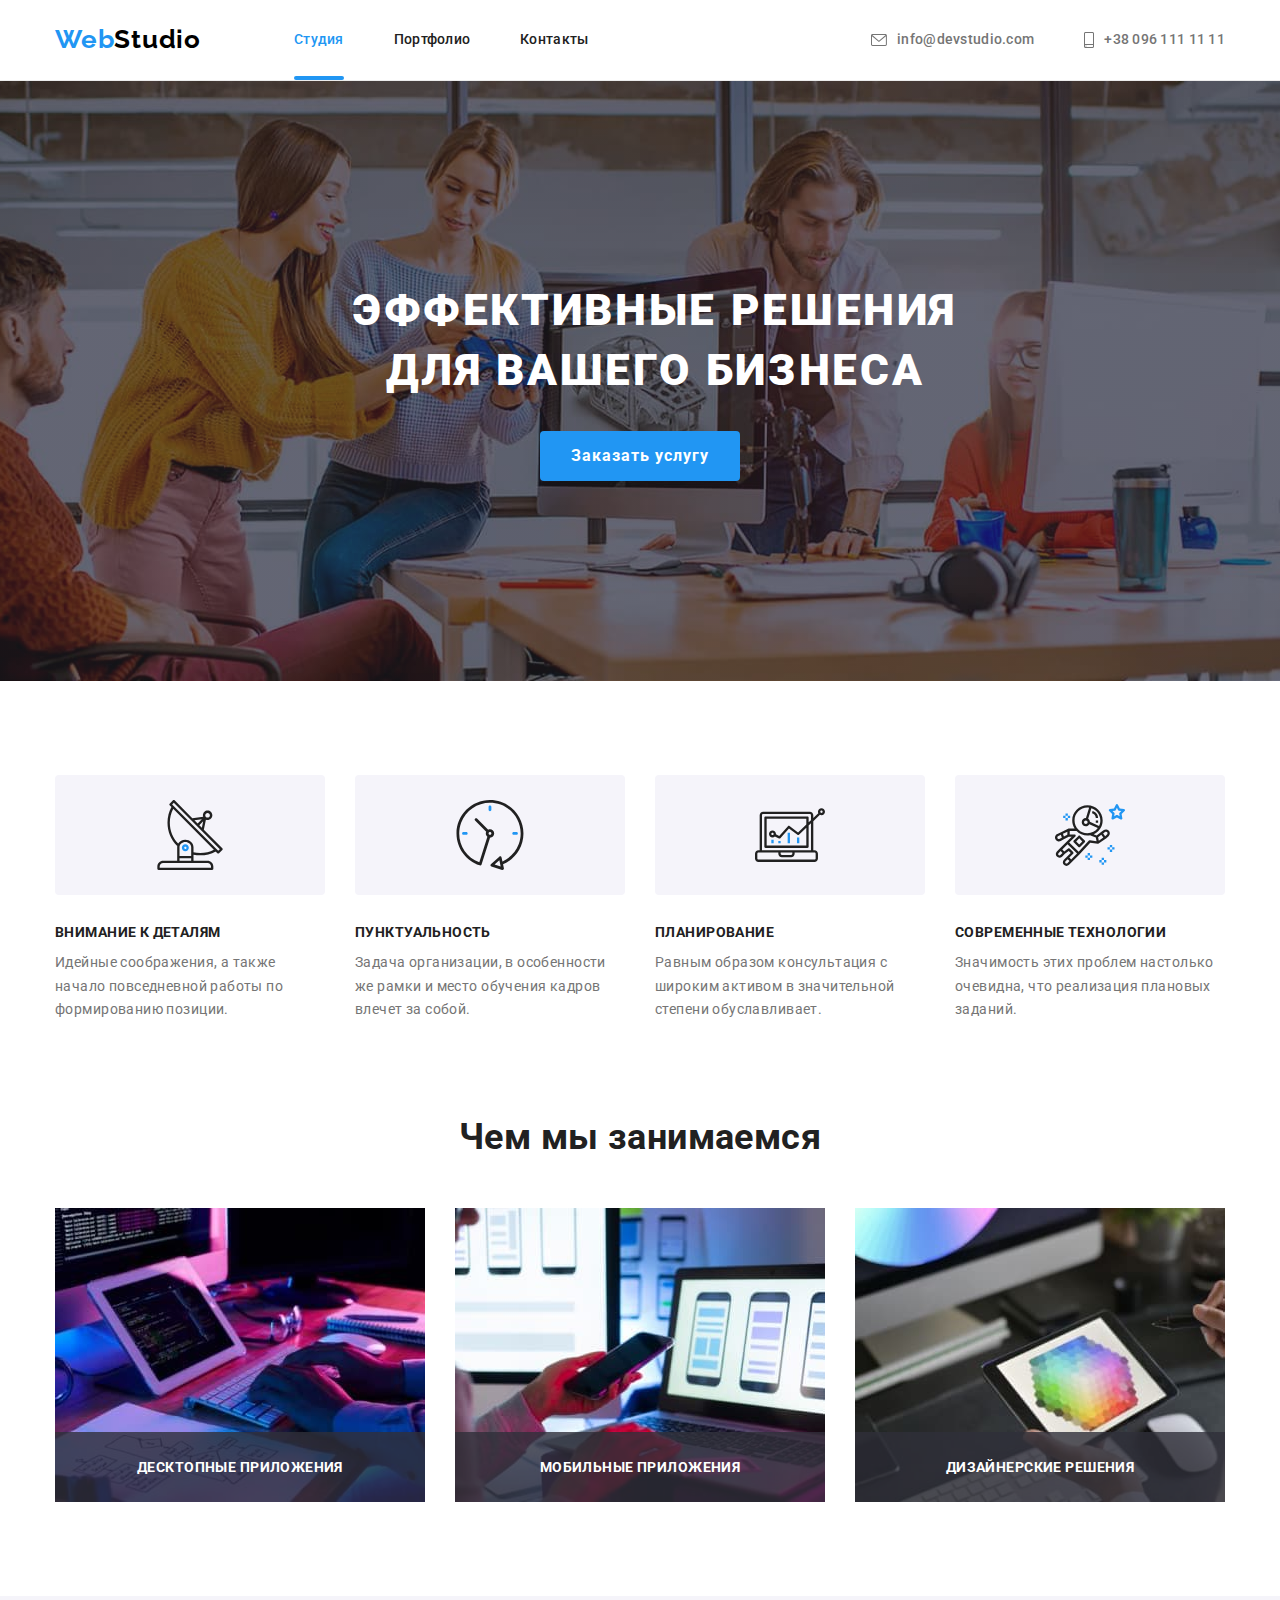
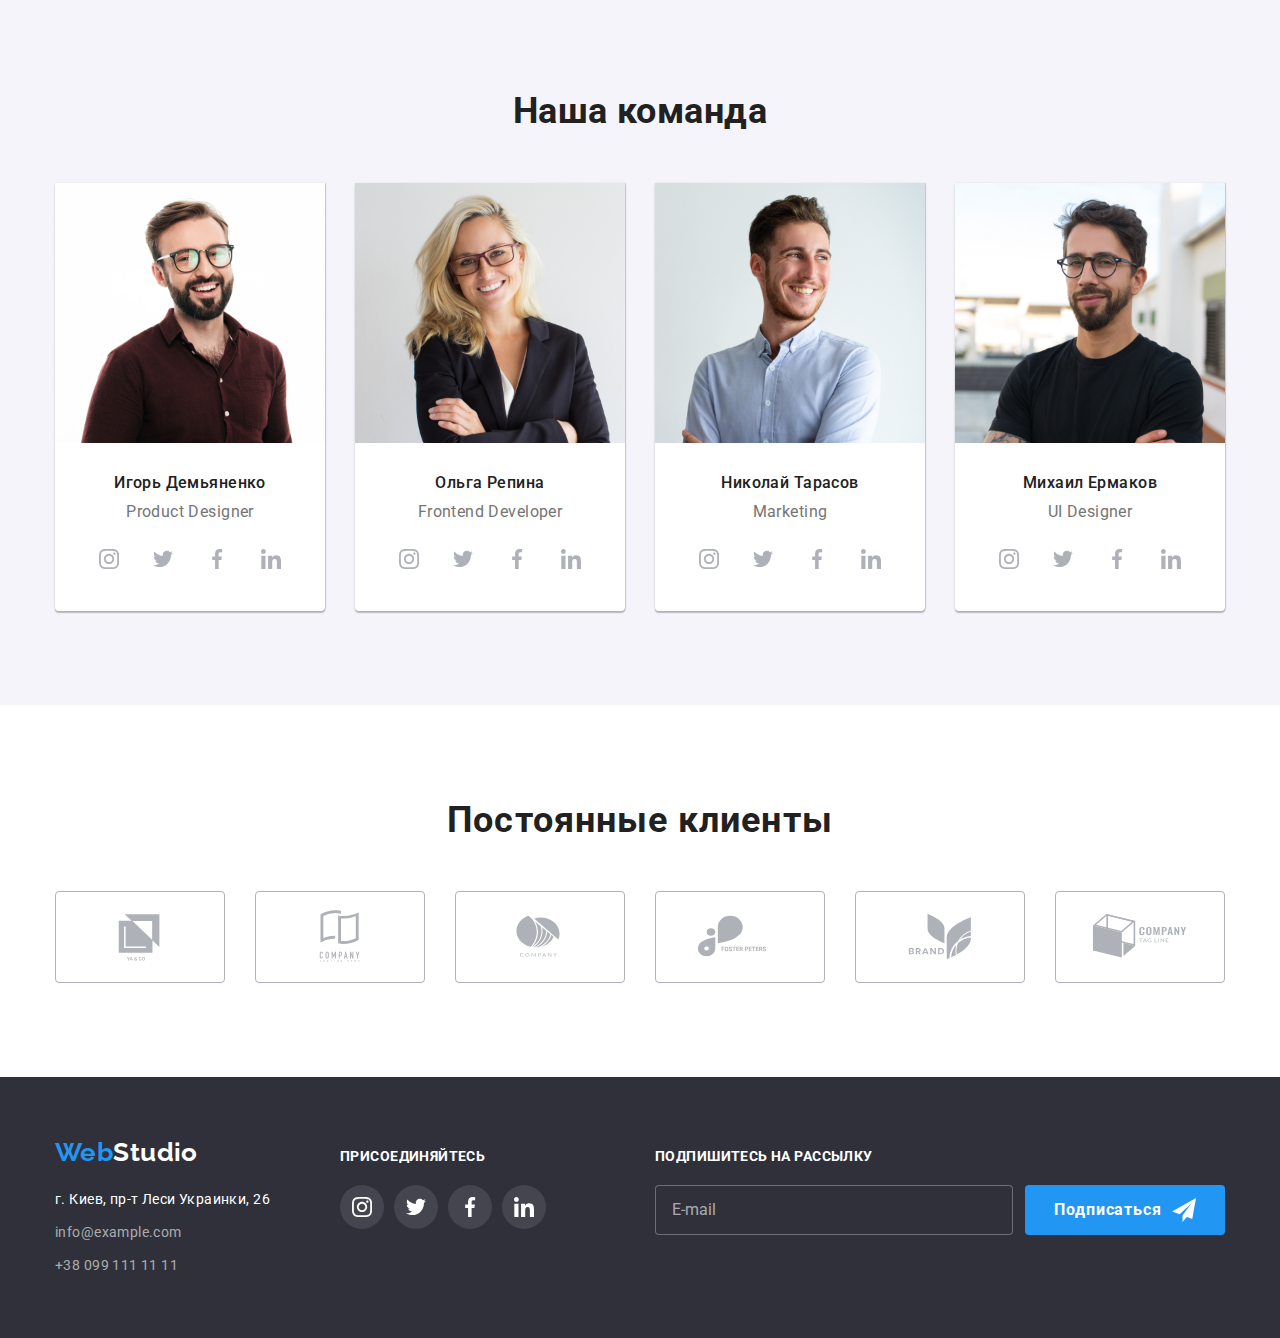
<file: index.html>
<!DOCTYPE html>
<html lang="ru">
<head>
    <meta charset="UTF-8">
    <meta http-equiv="X-UA-Compatible" content="IE=edge">
    <meta name="viewport" content="width=device-width, initial-scale=1.0">
    <title>Web Studio</title>
    <link rel="stylesheet" href="https://cdnjs.cloudflare.com/ajax/libs/modern-normalize/1.1.0/modern-normalize.css" integrity="sha512-Y0MM+V6ymRKN2zStTqzQ227DWhhp4Mzdo6gnlRnuaNCbc+YN/ZH0sBCLTM4M0oSy9c9VKiCvd4Jk44aCLrNS5Q==" crossorigin="anonymous" referrerpolicy="no-referrer" />
   
    <link rel="preconnect" href="https://fonts.googleapis.com">
    <link rel="preconnect" href="https://fonts.gstatic.com" crossorigin>
    <link href="https://fonts.googleapis.com/css2?family=Raleway:wght@700&family=Roboto:wght@400;500;700;900&display=swap"
    rel="stylesheet">
    <link rel="stylesheet" href="./css/styles.css">

</head>
<body>
    <header class="header">
        <div class="container">
            <nav class="header-nav">
               <a class="header-logo" href=""><span class="first-part-logo">Web</span>Studio</a>
                <ul class="header-list list">
                    <li class="header-item">
                        <a class="header-link link current" href="./index.html">Студия</a></li>
                    <li class="header-item">
                        <a class="header-link link" href="./portfolio.html">Портфолио</a></li>
                    <li class="header-item">
                        <a class="header-link link" href="">Контакты</a></li>
                </ul>
            </nav>
             <div class="header-contacts">
                 <ul class="header-list list">
                    <li class="header-item">
                        <a class="header-link-contacts link" href="mailto:info@devstudio.com">
                            <svg class="header-link-icon" width="16" height="12">
                                <use href="./images/icons.svg#icon-envelope"></use>
                            </svg>info@devstudio.com
                        </a>
                    </li>
                    <li class="header-item">
                        <a class="header-link-contacts link" href="tel:+380961111111">
                            <svg class="header-link-icon" width="10" height="16">
                                <use href="./images/icons.svg#icon-smartphone"></use>
                            </svg>+38 096 111 11 11
                        </a>
                    </li>
                </ul>
            </div>
        </div>
    </header>
    <main>
        <section class="hero">
            <div class="container">
                <h1 class="hero-title">Эффективные решения для вашего бизнеса</h1>
                <button class="hero-btn btn" type="button" data-modal-open>Заказать услугу</button>
            </div>
        </section>
        <section class="benefits section">
            <div class="container">
                <h2 class="benefits-title" hidden>Преимущества</h2>
                <ul class="benefits-icon-list list">
                    <li class="benefits-icon-item">
                            <svg class="benefits-icon" width="70" height="70"><use href="./images/icons.svg#icon-antenna"></use>
                            </svg>
                    </li>
                    <li class="benefits-icon-item">
                            <svg class="benefits-icon" width="70" height="70">
                                 <use href="./images/icons.svg#icon-clock"></use>
                             </svg>
                    </li>
                    <li class="benefits-icon-item">
                            <svg class="benefits-icon" width="70" height="70">
                                <use href="./images/icons.svg#icon-diagram"></use>
                            </svg>
                    </li>
                    <li class="benefits-icon-item">
                            <svg class="benefits-icon" width="70" height="70">
                                <use href="./images/icons.svg#icon-astronaut"></use>
                            </svg>
                    </li>
                </ul>
                <ul class="benefits-list list">
                    <li class="benefits-item">
                        <h3 class="benefits-title">Внимание к деталям</h3>
                        <p class="benefits-text">Идейные соображения, а также начало повседневной работы по формированию позиции.</p>
                    </li>
                    <li class="benefits-item">
                        <h3 class="benefits-title">Пунктуальность</h3>
                        <p class="benefits-text">Задача организации, в особенности же рамки и место обучения кадров влечет за собой.</p>
                    </li>
                    <li class="benefits-item">
                        <h3 class="benefits-title">Планирование</h3>
                        <p class="benefits-text">Равным образом консультация с широким активом в значительной степени обуславливает.</p>
                    </li>
                    <li class="benefits-item">
                        <h3 class="benefits-title">Современные технологии</h3>
                        <p class="benefits-text">Значимость этих проблем настолько очевидна, что реализация плановых заданий.</p>
                    </li>
                </ul>
            </div>
        </section>
        <section class="directions section">
            <div class="container">
                <h2 class="directions-title">Чем мы занимаемся</h2>
                <ul class="directions-list list">
                    <li class="directions-item">
                        <div class="directions-top-wrap">
                            <img src="./images/img1.jpg" width="370" height="294" alt="набор текста с клаватуры">
                            <p class="directions-top-text">Десктопные приложения</p>
                        </div>
                    </li>
                    <li class="directions-item">
                        <div class="directions-top-wrap">
                            <img src="./images/img2.jpg" width="370" height="294" alt="набор контакта с телефона">
                            <p class="directions-top-text">Мобильные приложения</p>
                        </div>
                    </li>
                    <li class="directions-item">
                        <div class="directions-top-wrap">
                            <img src="./images/img3.jpg" width="370" height="294" alt="выбор палитры цветов на планшете">
                            <p class="directions-top-text">Дизайнерские решения</p>
                        </div>
                    </li>
                </ul>
            </div>
        </section>
        <section class="team section">
            <div class="container">
                <h2 class="team-title">Наша команда</h2>
                <ul class="team-list list">
                    <li class="team-item">
                        <img src="./images/img4.jpg" width="270" height="260" alt="фото Игорь">
                        <h3 class="team-item-title">Игорь Демьяненко</h3>
                        <p class="team-item-text">Product Designer</p>
                        <ul class="team-soc-list list"> 
                            <li class="team-soc-item">
                                <a href="" class="team-soc-link link">
                                    <svg class="team-soc-icon" width="20" height="20">
                                        <use href="./images/icons.svg#icon-instagram">
                                        </use>
                                    </svg>
                                </a>
                            </li>
                            <li class="team-soc-item">
                                <a href="" class="team-soc-link link">
                                    <svg class="team-soc-icon" width="20" height="20">
                                        <use href="./images/icons.svg#icon-twitter">
                                        </use>
                                    </svg>
                                </a>
                            </li>
                            <li class="team-soc-item">
                                <a href="" class="team-soc-link link">
                                    <svg class="team-soc-icon" width="20" height="20">
                                        <use href="./images/icons.svg#icon-facebook">
                                        </use>
                                    </svg>
                                </a>
                            </li>
                            <li class="team-soc-item">
                                <a href="" class="team-soc-link link">
                                    <svg class="team-soc-icon" width="20" height="20">
                                        <use href="./images/icons.svg#icon-linkedin">
                                        </use>
                                    </svg>
                                </a>
                            </li>
                        </ul> 

                    </li>
                    <li class="team-item">
                        <img src="./images/img5.jpg" width="270" height="260" alt="фото Ольга">
                        <h3 class="team-item-title">Ольга Репина</h3>
                        <p class="team-item-text">Frontend Developer</p>
                        <ul class="team-soc-list list"> 
                            <li class="team-soc-item">
                                <a href="" class="team-soc-link link">
                                    <svg class="team-soc-icon" width="20" height="20">
                                        <use href="./images/icons.svg#icon-instagram"></use>
                                    </svg>
                                </a>
                            </li>
                            <li class="team-soc-item">
                                <a href="" class="team-soc-link link">
                                    <svg class="team-soc-icon" width="20" height="20">
                                        <use href="./images/icons.svg#icon-twitter"></use>
                                    </svg>
                                </a>
                            </li>
                            <li class="team-soc-item">
                                <a href="" class="team-soc-link link">
                                    <svg class="team-soc-icon" width="20" height="20">
                                        <use href="./images/icons.svg#icon-facebook"></use>
                                    </svg>
                                </a>
                            </li>
                            <li class="team-soc-item">
                                <a href="" class="team-soc-link link">
                                    <svg class="team-soc-icon" width="20" height="20">
                                        <use href="./images/icons.svg#icon-linkedin"></use>
                                    </svg>
                                </a>
                            </li>
                        </ul> 
                    </li>
                    <li class="team-item">
                        <img src="./images/img6.jpg" width="270" height="260" alt="фото Николай">
                        <h3 class="team-item-title">Николай Тарасов</h3>
                        <p class="team-item-text">Marketing</p>
                        <ul class="team-soc-list list"> 
                            <li class="team-soc-item">
                                <a href="" class="team-soc-link link">
                                    <svg class="team-soc-icon" width="20" height="20">
                                        <use href="./images/icons.svg#icon-instagram"></use>
                                    </svg>
                                </a>
                            </li>
                            <li class="team-soc-item">
                                <a href="" class="team-soc-link link">
                                    <svg class="team-soc-icon" width="20" height="20">
                                        <use href="./images/icons.svg#icon-twitter"></use>
                                    </svg>
                                </a>
                            </li>
                            <li class="team-soc-item">
                                <a href="" class="team-soc-link link">
                                    <svg class="team-soc-icon" width="20" height="20">
                                        <use href="./images/icons.svg#icon-facebook"></use>
                                    </svg>
                                </a>
                            </li>
                            <li class="team-soc-item">
                                <a href="" class="team-soc-link link">
                                    <svg class="team-soc-icon" width="20" height="20">
                                        <use href="./images/icons.svg#icon-linkedin"></use>
                                    </svg>
                                </a>
                            </li>
                        </ul> 
                        </li>
                    <li class="team-item">
                        <img src="images/img7.jpg" width="270" height="260" alt="фото Михаил">
                        <h3 class="team-item-title">Михаил Ермаков</h3>
                        <p class="team-item-text">UI Designer</p>
                        <ul class="team-soc-list list"> 
                            <li class="team-soc-item">
                                <a href="" class="team-soc-link link">
                                    <svg class="team-soc-icon" width="20" height="20">
                                        <use href="./images/icons.svg#icon-instagram"></use>
                                    </svg>
                                </a>
                            </li>
                            <li class="team-soc-item">
                                <a href="" class="team-soc-link link">
                                    <svg class="team-soc-icon" width="20" height="20">
                                        <use href="./images/icons.svg#icon-twitter"></use>
                                    </svg>
                                </a>
                            </li>
                            <li class="team-soc-item">
                                <a href="" class="team-soc-link link">
                                    <svg class="team-soc-icon" width="20" height="20">
                                        <use href="./images/icons.svg#icon-facebook"></use>
                                    </svg>
                                </a>
                            </li>
                            <li class="team-soc-item">
                                <a href="" class="team-soc-link link">
                                    <svg class="team-soc-icon" width="20" height="20">
                                        <use href="./images/icons.svg#icon-linkedin"></use>
                                    </svg>
                                </a>
                            </li>
                        </ul> 
                     </li>
                </ul>
            </div>
        </section>
        <section class="clients section">
            <div class="container">
                <h2 class="clients-title">Постоянные клиенты</h2>
                <ul class="clients-list list">
                   <li class="clients-item"> 
                       <a href="" class="clients-link link">
                        <svg class="clients-icon" width="106" height="60">
                            <use href="./images/icons.svg#icon-Logo-1"></use>
                        </svg>
                       </a>

                   </li>
                   <li class="clients-item">
                    <a href="" class="clients-link link">
                        <svg class="clients-icon" width="106" height="60">
                            <use href="./images/icons.svg#icon-Logo-2"></use>
                        </svg>
                    </a>
                   </li>
                   <li class="clients-item">
                    <a href="" class="clients-link link">
                        <svg class="clients-icon" width="106" height="60">
                            <use href="./images/icons.svg#icon-Logo-3"></use>
                        </svg>
                    </a>
                   </li>
                   <li class="clients-item">
                    <a href="" class="clients-link link">
                        <svg class="clients-icon" width="106" height="60">
                            <use href="./images/icons.svg#icon-Logo-4"></use>
                        </svg>
                    </a>
                   </li>
                   <li class="clients-item">
                    <a href="" class="clients-link link">
                        <svg class="clients-icon" width="106" height="60">
                            <use href="./images/icons.svg#icon-Logo-5"></use>
                        </svg>
                    </a>
                   </li>
                   <li class="clients-item">
                    <a href="" class="clients-link link">
                        <svg class="clients-icon" width="106" height="60">
                            <use href="./images/icons.svg#icon-Logo-6"></use>
                        </svg>
                    </a>
                   </li>
               </ul>
            </div>
        </section>

    </main>
    <footer class="footer">
        <div class="container-footer container">
            <div class="container-footer-contacts">
                <a class="footer-logo" href=""><span class="first-part-logo">Web</span>Studio</a>
                <address class="footer-contacts">
                    <ul class="footer-list list">
                        <li class="footer-item">
                            <a class="footer-link-address link" href="https://goo.gl/maps/iAdEvqvcPD2PK2Wz8"
                            target="_blank"
                            rel="noopener nofollow noreferrer">г. Киев, пр-т Леси Украинки, 26</a>
                        </li>
                        <li class="footer-item"><a class="footer-link-contacts link" href="mailto:info@example.com">info@example.com</a></li>
                        <li class="footer-item"><a class="footer-link-contacts link" href="tel:+380991111111">+38 099 111 11 11</a></li>
                    </ul>
                </address>
            </div>

            <div class="container-footer-icon">
                <p class="container-footer-title">Присоединяйтесь</p>
                <ul class="footer-soc-list list"> 
                    <li class="footer-soc-item">
                        <a href="" class="footer-soc-link link">
                            <svg class="footer-soc-icon" width="20" height="20">
                                <use href="./images/icons.svg#icon-instagram"></use>
                            </svg>
                        </a>
                    </li>
                    <li class="footer-soc-item">
                        <a href="" class="footer-soc-link link">
                            <svg class="footer-soc-icon" width="20" height="20">
                                <use href="./images/icons.svg#icon-twitter"></use>
                            </svg>
                        </a>
                    </li>
                    <li class="footer-soc-item">
                        <a href="" class="footer-soc-link link">
                            <svg class="footer-soc-icon" width="20" height="20">
                                <use href="./images/icons.svg#icon-facebook"></use>
                            </svg>
                        </a>
                    </li>
                    <li class="footer-soc-item">
                        <a href="" class="footer-soc-link link">
                            <svg class="footer-soc-icon" width="20" height="20">
                                <use href="./images/icons.svg#icon-linkedin"></use>
                            </svg>
                        </a>
                    </li>
                </ul> 
             </div>
             <div class="container-footer-mail">
                <p class="container-footer-title">Подпишитесь на рассылку</p>
                                
                <form class="footer-form"> 
                    <label for="user-email"></label>
                    <input
                        type="email"
                        class="footer-input"
                        name="user-email"
                        placeholder="E-mail"
                        id="c"
                        />
                    <button type="submit" class="footer-btn">Подписаться</button>

                </form>

             </div>
        </div>
    </footer>
    <div class="backdrop is-hidden" data-modal>
        <div class="modal">
          <button type="button" class="modal-close-btn" data-modal-close>
            <svg class="modal-close-icon" width="18" height="18">
              <use href="./images/icons.svg#icon-close-black"></use>
            </svg>
          </button>
          <p class="modal-title">Оставьте свои данные, мы вам перезвоним</p>

          <form>
                <div class="modal-field">
                <label class="modal-label">Имя</label>
                <div class="input-wrap">
                        <input
                            type="text"
                            class="modal-input"
                            name="user-name"
                            placeholder=" "
                            required
                            minlength="2"
                        />
                        <svg class="modal-icon" width="18" height="18">
                        <use href="./images/icons.svg#icon-person"></use>
                        </svg>
                    </div>
                </div>
                <div class="modal-field">
                <label for="user-tel" class="modal-label">Телефон</label>
                <div class="input-wrap">
                        <input
                        type="tel"
                        class="modal-input"
                        name="user-tel"
                        placeholder=" "
                        required
                        id="user-tel" />
                        <svg class="modal-icon" width="18" height="18">
                        <use href="./images/icons.svg#icon-phone"></use>
                        </svg>
                    </div>
                </div>
                <div class="modal-field">
                <label for="user-email" class="modal-label">Почта</label>
                <div class="input-wrap">
                    <input
                    type="email"
                    class="modal-input"
                    name="user-email"
                    placeholder=" "
                    id="user-email"
                    />
                    <svg class="modal-icon" width="18" height="18">
                    <use href="./images/icons.svg#icon-email"></use>
                    </svg>
                </div>
                </div>
                <div class="modal-field">
                <label for="user-text" class="modal-label">Комментарий</label>
                <textarea
                    name="user-text"
                    id="user-text"
                    class="modal-text"
                    placeholder="Введите текст"
                ></textarea>
                </div>
                <div class="modal-field">
                    <input
                      type="checkbox"
                      name="privacy"
                      value="true"
                      class="modal-check visually-hidden"
                      id="privacy"
                    />
                        <label for="privacy" class="check-text"> 
                        <span>
                            <svg class="check-icon" width="11" height="8">
                              <use href="./images/icons.svg#icon-check"></use>
                            </svg>
                        </span>            
                        Соглашаюсь с рассылкой и принимаю <a href="" class="check-link" >Условия договора</a></label>
                         
                  </div>
        

                <button type="submit" class="check-btn">Отправить</button>
            </form>
        </div>
    </div>
    <script src="./js/modal.js"></script>
</body>
</html>
</file>
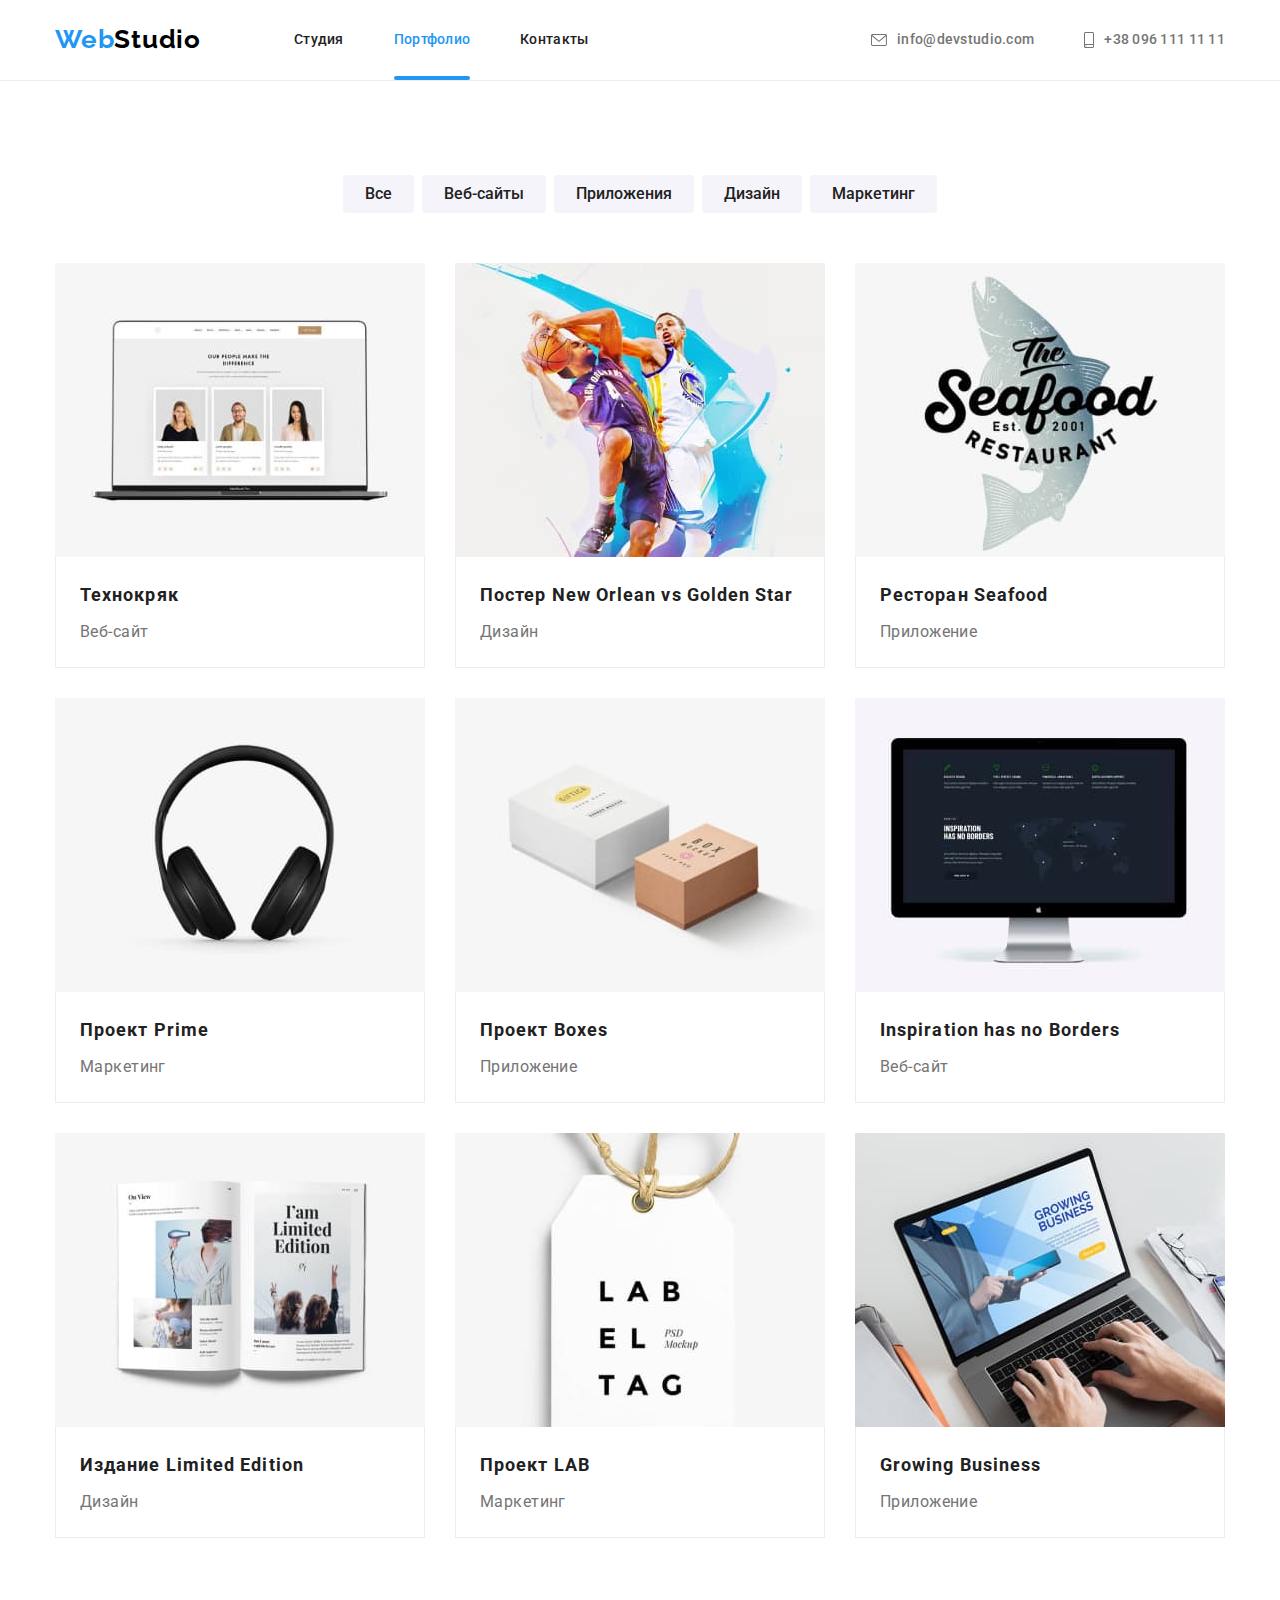
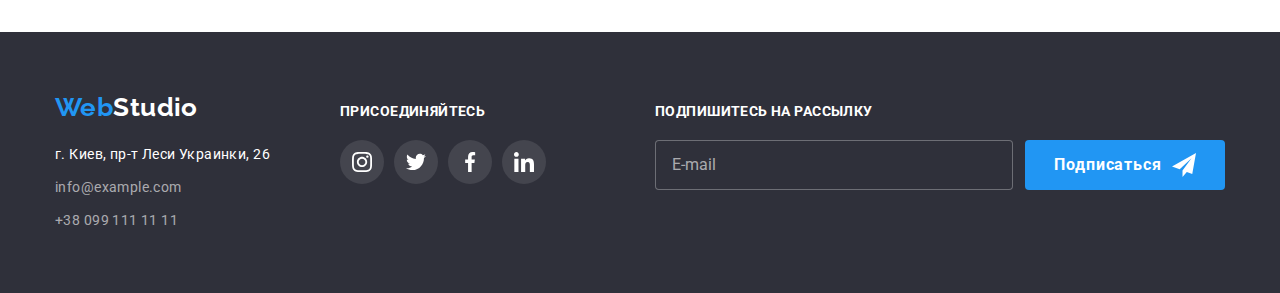
<file: portfolio.html>
<!DOCTYPE html>
<html lang="ru">
<head>
    <meta charset="UTF-8">
    <meta http-equiv="X-UA-Compatible" content="IE=edge">
    <meta name="viewport" content="width=device-width, initial-scale=1.0">
    <title>Портфолио</title>
    <link rel="stylesheet" href="https://cdnjs.cloudflare.com/ajax/libs/modern-normalize/1.1.0/modern-normalize.css" integrity="sha512-Y0MM+V6ymRKN2zStTqzQ227DWhhp4Mzdo6gnlRnuaNCbc+YN/ZH0sBCLTM4M0oSy9c9VKiCvd4Jk44aCLrNS5Q==" crossorigin="anonymous" referrerpolicy="no-referrer" />
    
    <link rel="preconnect" href="https://fonts.googleapis.com">
    <link rel="preconnect" href="https://fonts.gstatic.com" crossorigin>
    <link href="https://fonts.googleapis.com/css2?family=Raleway:wght@700&family=Roboto:wght@400;500;700;900&display=swap"
        rel="stylesheet">
    <link rel="stylesheet" href="./css/styles.css">
</head>
<body>
    <header class="header">
        <div class="container">
            <nav class="header-nav">
                <a class="header-logo" href=""><span class="first-part-logo">Web</span>Studio</a>
                <ul class="header-list list">
                    <li class="header-item">
                        <a class="header-link link" href="./index.html">Студия</a>
                    </li>
                    <li class="header-item">
                        <a class="header-link link current" href="./portfolio.html">Портфолио</a>
                    </li>
                    <li class="header-item">
                        <a class="header-link link" href="">Контакты</a>
                    </li>
                </ul>
            </nav>
            <div class="header-contacts">
                <ul class="header-list list">
                    <li class="header-item">
                        <a class="header-link-contacts link" href="mailto:info@devstudio.com">
                            <svg class="header-link-icon" width="16" height="12">
                                <use href="./images/icons.svg#icon-envelope">
                                </use>
                            </svg>info@devstudio.com
                        </a>
                    </li>
                    <li class="header-item">
                        <a class="header-link-contacts link" href="tel:+380961111111">
                            <svg class="header-link-icon" width="10" height="16">
                                <use href="./images/icons.svg#icon-smartphone">
                                </use>
                            </svg>+38 096 111 11 11
                        </a>
                    </li>
                </ul>
            </div>
        </div>
    </header>

<main>
<section class="section">
    <div class="container">
        <h1 class="projects-title" hidden>Проекты</h1>
        <ul class="projects-list-btn list">
            <li class="projects-item-btn"><button class="project-btn btn" type="button">Все</button></li>
            <li class="projects-item-btn"><button class="project-btn btn" type="button">Веб-сайты</button></li>
            <li class="projects-item-btn"><button class="project-btn btn" type="button">Приложения</button></li>
            <li class="projects-item-btn"><button class="project-btn btn" type="button">Дизайн</button></li>
            <li class="projects-item-btn"><button class="project-btn btn" type="button">Маркетинг</button></li>
        </ul>
        <ul class="projects-list list">
            <li class="projects-item">
                <a class="projects-link link" href="./portfolio.html"> 
                    <div class="projects-top-wrap">
                        <img src="./images/project1.jpg" width="370" height="294" alt="Фото проект 1">
                        <p class="projects-top-text">Ресурс предлагает комплексные предложения с разным уровнем функционала и сервисов. Все это позволит посетителю получить исчерпывающие сведения о компании или частном лице.</p>
                    </div>
                    <div class="container-name">
                        <h2 class="projects-name">Технокряк</h2>
                        <p class="projects-text">Веб-сайт</p>
                    </div>
                    
                </a>
            </li>
                
            <li class="projects-item">
                <a class="projects-link link" href="./portfolio.html">
                    <div class="projects-top-wrap">
                        <img src="./images/project2.jpg" width="370" height="294" alt="Фото проект 2">
                        <p class="projects-top-text">Ресурс предлагает комплексные предложения с разным уровнем функционала и сервисов. Все это позволит посетителю получить исчерпывающие сведения о компании или частном лице.</p>
                    </div>
                    <div class="container-name">
                        <h2 class="projects-name">Постер New Orlean vs Golden Star</h2>
                        <p class="projects-text">Дизайн</p>
                    </div>
                </a>
            </li>
            <li class="projects-item">
                <a class="projects-link link" href="./portfolio.html">
                    <div class="projects-top-wrap">
                        <img src="./images/project3.jpg" width="370" height="294" alt="Фото проект 3">
                        <p class="projects-top-text">Ресурс предлагает комплексные предложения с разным уровнем функционала и сервисов. Все это позволит посетителю получить исчерпывающие сведения о компании или частном лице.</p>
                     </div>
                    <div class="container-name">
                        <h2 class="projects-name">Ресторан Seafood</h2>
                        <p class="projects-text">Приложение</p>
                    </div>
                </a>
            </li>
            <li class="projects-item">
                <a class="projects-link link" href="./portfolio.html">
                    <div class="projects-top-wrap">
                        <img src="./images/project4.jpg" width="370" height="294" alt="Фото проект 4">
                        <p class="projects-top-text">Ресурс предлагает комплексные предложения с разным уровнем функционала и сервисов. Все это позволит посетителю получить исчерпывающие сведения о компании или частном лице.</p>
                    </div>
                    <div class="container-name">
                        <h2 class="projects-name">Проект Prime</h2>
                        <p class="projects-text">Маркетинг</p>
                    </div>
                </a>
            </li>
            <li class="projects-item">
                <a class="projects-link link" href="./portfolio.html">
                    <div class="projects-top-wrap">
                        <img src="./images/project5.jpg" width="370" height="294" alt="Фото проект 5">
                        <p class="projects-top-text">Ресурс предлагает комплексные предложения с разным уровнем функционала и сервисов. Все это позволит посетителю получить исчерпывающие сведения о компании или частном лице.</p>
                    </div>
                    <div class="container-name">
                        <h2 class="projects-name">Проект Boxes</h2>
                        <p class="projects-text">Приложение</p>
                    </div>
                </a>
            </li>
            <li class="projects-item">
                <a class="projects-link link" href="./portfolio.html">
                    <div class="projects-top-wrap">
                        <img src="./images/project6.jpg" width="370" height="294" alt="Фото проект 6">
                        <p class="projects-top-text">Ресурс предлагает комплексные предложения с разным уровнем функционала и сервисов. Все это позволит посетителю получить исчерпывающие сведения о компании или частном лице.</p>
                    </div>
                    <div class="container-name">
                        <h2 class="projects-name">Inspiration has no Borders</h2>
                        <p class="projects-text">Веб-сайт</p>
                    </div>
                </a>
            </li>
            <li class="projects-item">
                <a class="projects-link link" href="./portfolio.html">
                    <div class="projects-top-wrap">
                        <img src="./images/project7.jpg" width="370" height="294" alt="Фото проект 7">
                        <p class="projects-top-text">Ресурс предлагает комплексные предложения с разным уровнем функционала и сервисов. Все это позволит посетителю получить исчерпывающие сведения о компании или частном лице.</p>
                    </div>
                    <div class="container-name">
                        <h2 class="projects-name">Издание Limited Edition</h2>
                        <p class="projects-text">Дизайн</p>
                    </div>
                </a>
            </li>
            <li class="projects-item">
                <a class="projects-link link" href="./portfolio.html">
                    <div class="projects-top-wrap">
                        <img src="./images/project8.jpg" width="370" height="294" alt="Фото проект 8">
                        <p class="projects-top-text">Ресурс предлагает комплексные предложения с разным уровнем функционала и сервисов. Все это позволит посетителю получить исчерпывающие сведения о компании или частном лице.</p>
                    </div>
                    <div class="container-name">
                        <h2 class="projects-name">Проект LAB</h2>
                        <p class="projects-text">Маркетинг</p>
                    </div>
                </a>
            </li>
            <li class="projects-item">
                <a class="projects-link link" href="./portfolio.html">
                    <div class="projects-top-wrap">
                        <img src="./images/project9.jpg"  width="370" height="294" alt="Фото проект 9">
                        <p class="projects-top-text">Ресурс предлагает комплексные предложения с разным уровнем функционала и сервисов. Все это позволит посетителю получить исчерпывающие сведения о компании или частном лице.</p>
                    </div>
                    <div class="container-name">
                        <h2 class="projects-name">Growing Business</h2>
                        <p class="projects-text">Приложение</p>
                    </div>
                </a>
            </li>
        </ul>
    </div>
</section>

</main>

<footer class="footer">
    <div class="container-footer container">
        <div class="container-footer-contacts">
            <a class="footer-logo" href=""><span class="first-part-logo">Web</span>Studio</a>
            <address class="footer-contacts">
                <ul class="footer-list list">
                    <li class="footer-item">
                        <a class="footer-link-address link" href="https://goo.gl/maps/iAdEvqvcPD2PK2Wz8"
                        target="_blank"
                        rel="noopener nofollow noreferrer">г. Киев, пр-т Леси Украинки, 26</a>
                    </li>
                    <li class="footer-item"><a class="footer-link-contacts link" href="mailto:info@example.com">info@example.com</a></li>
                    <li class="footer-item"><a class="footer-link-contacts link" href="tel:+380991111111">+38 099 111 11 11</a></li>
                </ul>
            </address>
        </div>

        <div class="container-footer-icon">
            <p class="container-footer-title">Присоединяйтесь</p>
            <ul class="footer-soc-list list"> 
                <li class="footer-soc-item">
                    <a href="" class="footer-soc-link link">
                        <svg class="footer-soc-icon" width="20" height="20">
                            <use href="./images/icons.svg#icon-instagram">
                            </use>
                        </svg>
                    </a>
                </li>
                <li class="footer-soc-item">
                    <a href="" class="footer-soc-link link">
                        <svg class="footer-soc-icon" width="20" height="20">
                            <use href="./images/icons.svg#icon-twitter">
                            </use>
                        </svg>
                    </a>
                </li>
                <li class="footer-soc-item">
                    <a href="" class="footer-soc-link link">
                        <svg class="footer-soc-icon" width="20" height="20">
                            <use href="./images/icons.svg#icon-facebook">
                            </use>
                        </svg>
                    </a>
                </li>
                <li class="footer-soc-item">
                    <a href="" class="footer-soc-link link">
                        <svg class="footer-soc-icon" width="20" height="20">
                            <use href="./images/icons.svg#icon-linkedin">
                            </use>
                        </svg>
                    </a>
                </li>
            </ul> 
         </div>
         <div class="container-footer-mail">
            <p class="container-footer-title">Подпишитесь на рассылку</p>
                            
                <form class="footer-form"> 
                    <input
                        type="email"
                        class="footer-input"
                        name="user-email"
                        placeholder="E-mail"
                        id="user-email"
                        />
                    <button type="submit" class="footer-btn">Подписаться</button>

                </form>

         </div>
    </div>
</footer>
    
</body>
</html>
</file>
<file: css/styles.css>
:root {
    --body-background-color: #FFFFFF;
    --header-background-color:#ECECEC;
    --header-logo-color:#000000;
    --main-title-color:#212121;
    --second-title-color:#757575;
    --accent-color:#2196F3;
    --hero-title-color:#FFFFFF;
    --hero-btn-color:#188ce8;
    --hero-background-color:#2F303A;
    --team-background-color:#F5F4FA;
    --team-item-background-color:#FFFFFF;
    --footer-background-color:#2F303A;
    --footer-link-color: rgba(255, 255, 255, 0.6);
    --projects-btn-background-color: #F5F4FA;
    --projects-item-background-color:#EEEEEE;
    --typical-padding: 94px;
}

p, h1, h2, h3, h4, h5, h6 {
    margin: 0;}

ul, ol {
    margin: 0;
    padding-left: 0;}

button {cursor: pointer;}



body {
    font-family:'Roboto', sans-serif;
    font-size: 14px;
    letter-spacing: 0.03em;
    color: var(--main-title-color);
    background-color: var(--body-background-color);

}

img {
    display: block;
}

.container {
    width: 1200px; 
   
    margin: 0 auto; 
    padding-left: 15px;
    padding-right: 15px;

     
}
.section {
    padding-top: var(--typical-padding);
    padding-bottom: var(--typical-padding);
}

.list {
    list-style: none;
}
.link,.header-logo,.footer-logo {
    text-decoration: none;
}

/*----------------------HEADER----------------------*/


.first-part-logo {
    color: var(--accent-color);
}

.visually-hidden {
    position: absolute;
    width: 1px;
    height: 1px;
    margin: -1px;
    border: 0;
    padding: 0;
    white-space: nowrap;
    clip-path: inset(100%);
    clip: rect(0 0 0 0);
    overflow: hidden;
}

.header {
    background-color: var(--hero-title-color);
    border-bottom: 1px solid var(--header-background-color);
}

.header-nav {
    display: flex;
    align-items: center;

}

.header-logo {
    font-family: 'Raleway';
    font-weight: 700;
    font-size: 26px;
    line-height: 1.19;
    letter-spacing: 0.03em;
    color: var(--header-logo-color);
    width: 145px;
    height: 31px;
    
    margin-right: 94px;
}

.header .container {
    display: flex;
    align-items: center;
        }

.header-list {
    display: flex;
    align-items: center;
    
  
}      

.header-item:not(:last-child) {
    margin-right: 50px;
}

.header-link:hover,
.header-link:focus {color: var(--accent-color);}

.header-link-contacts:hover,
.header-link-contacts:focus {color: var(--accent-color);}


.header-contacts {
    margin-left: auto;
}

.header-link {
    font-weight: 500;
    line-height: 1.14;
    letter-spacing: 0.02em;
    color: var(--main-title-color);
    
    display: block;
    padding-top: 32px;
    padding-bottom: 32px;
    position: relative;

    transition-property: color;
    transition-duration: 250ms;
    transition-timing-function: cubic-bezier(0.4, 0, 0.2, 1);
    transition-delay: 0ms;
}

.current {
    color: var(--accent-color);
}
.header-link.current:after {
    content: '';
    position: absolute;
    width: 100%;
    height: 4px;
    background-color: var(--accent-color);
    border-radius: 2px;
    left: 0;
    bottom: 0;


}

.header-link-contacts {
    font-weight: 500;
    line-height: 1.14;
    letter-spacing: 0.02em;
    color: var(--second-title-color);
   
    display: flex;
    align-items: center;
    justify-content: center;

    transition-property: color;
    transition-duration: 250ms;
    transition-timing-function: cubic-bezier(0.4, 0, 0.2, 1);
    transition-delay: 0ms;
   
}
.header-link-icon {
    fill: currentColor;
    margin-right: 10px;
}





/*---------------------------HERO----------------*/

.hero .container {
    width: 696px;
    margin: 0 auto;
        }

.hero {
    background-color: var(--hero-background-color);
    max-width: 1600px;
    background-image: linear-gradient( 
        rgba(47, 48, 58, 0.4),
        rgba(47, 48, 58, 0.4)),
    url(../images/hero-bg.jpg);
    background-repeat: no-repeat;
    background-position: center;
    background-size: cover;
    margin: 0 auto;
    
    padding-top: 200px;
    padding-bottom: 200px;
}

.hero-title {
    font-weight: 900;
    font-size: 44px;
    line-height: 1.36;
    text-align: center;
    letter-spacing: 0.06em;
    text-transform: uppercase;
    color: var(--hero-title-color);
    width: 696px;
    
    margin: 0 auto;
    margin-bottom: 30px;
}

.hero-btn:hover,
.hero-btn:focus {
      background-color: var(--hero-btn-color);
}

.hero-btn {
    font-family:inherit;
    background-color: var(--accent-color);
    font-weight: 700;
    font-size: 16px;
    line-height: 1.88;
    text-align: center;
    letter-spacing: 0.06em;
    color: var(--hero-title-color);
    min-width: 200px;
    height: 50px;
    border-radius: 4px;

    margin: 0 auto;
    display: block;
    margin-top: 30px;
    border: none;

    transition-property: background-color;
    transition-duration: 250ms;
    transition-timing-function: cubic-bezier(0.4, 0, 0.2, 1);
    transition-delay: 0ms;
}

.btn {cursor: pointer;}

/*-------------------------BENEFITS---------------------*/

.benefits {
    background-color: var(--hero-title-color);
    
}

.benefits-icon-list {
    display: flex;
    justify-content: center;
    margin-bottom: 30px;
}

.benefits-icon-item {
    background-color: #F5F4FA;
    width: 270px;
    height: 120px;
    border: 1px solid none;
    border-radius: 4px;
    display: flex;
    align-items: center;
    justify-content: center;
    color:#AFB1B8;
}

.benefits-icon-item:not(:last-child) {
    margin-right: 30px;
}




.benefits-list {
    display: flex;
}

.benefits-item:not(:last-child) {
    margin-right: 30px;
    max-width: 270px;

}

.benefits-title {
    font-weight: 700;
    font-size: 14px;
    line-height: 1.14;
    letter-spacing: 0.03em;
    text-transform: uppercase;
    color: var(--main-title-color);

    margin-bottom: 10px;
}


.benefits-text {
    line-height: 1.71;
    color: var(--second-title-color)}

/*---------------------DIRECTIONS---------------------*/
.directions {
    background-color: var(--hero-title-color);
    padding-top: 0;
   
}

.directions-list {
    display: flex;
}
.directions-item:not(:first-child) {
    margin-left: 30px;
}
.directions-title {
    font-weight: 700;
    font-size: 36px;
    line-height: 1.17;
    text-align: center;
    color: var(--main-title-color);

    margin-bottom: 50px;
}

.directions-top-wrap {
    position: relative;


}

.directions-top-text {
    font-weight: 700;
    
    line-height: 1.14;
    letter-spacing: 0.03em;
    text-transform: uppercase;
    
    display: flex;
    justify-content: center;
    align-items: center;
    
    position: absolute;
    width: 100%;
    height: 70px;
    top: 224px;
       
    color: var(--body-background-color);
    background-color: rgba(47, 48, 58, 0.8);
    font-size: 14px;
    line-height: 1.55;

   

}


/*-----------------------TEAM---------------------*/


.team {
    background-color: var(--team-background-color);

}

.team-list {
    display: flex;
}

.team-title {
    font-weight: 700;
    font-size: 36px;
    line-height: 1.17;
    text-align: center;
    color: var(--main-title-color);

    margin-bottom: 50px;
    
}

.team-item {
    background-color: var(--team-item-background-color);
    border-bottom-right-radius: 4px;
    border-bottom-left-radius: 4px;
    box-shadow: 0px 2px 1px 0px rgba(0, 0, 0, 0.2), 1px 0px 1px 0px rgba(0, 0, 0, 0.14), 0px 1px 3px 0px rgba(0, 0, 0, 0.12);
}
   


.team-item:not(:first-child) {
    margin-left: 30px;
   
}


.team-item-title {
    font-weight: 500;
    font-size: 16px;
    line-height: 1.19;
    text-align: center;
    color: var(--main-title-color);

    margin-top: 30px;
    

}

.team-item-text {
    font-size: 16px;
    line-height: 1.19;
    text-align: center;
    color: var(--second-title-color);

    margin-top: 10px;
    margin-bottom: 16px;
    
}

.team-soc-list {
    display: flex;
    justify-content: center;
    margin-bottom: 30px;
}

.team-soc-item {
    width: 44px;
    height: 44px;
    margin-right: 10px;

}
.team-soc-item:last-child {
    margin-right: 0;
} 

.team-soc-link {
    width: 100%;
    height: 100%;
    background-color: #FFFFFF;
    border-radius: 50%;
    display:flex;
    align-items: center;
    justify-content: center;
    color: #AFB1B8;

    transition-property: background-color, color;
    transition-duration: 250ms;
    transition-timing-function: cubic-bezier(0.4, 0, 0.2, 1);
    transition-delay: 0ms;

    
    
}
.team-soc-icon {
    fill: currentColor;
}


.team-soc-link:hover,
.team-soc-link:focus {
    background-color: #2196F3;
    color: #FFFFFF;
}

/*-----------------------CLIENTS---------------------*/
.clients {
    background-color: var(--hero-title-color);
  
}

.clients-title {
    font-weight: 700;
    font-size: 36px;
    line-height: 1.17;
    text-align: center;
    letter-spacing: 0.03em;
    
   

}

.clients-list {
    display: flex;
    justify-content: center;
    margin-top: 50px;
}
.clients-item {
    width: 170px;
    height: 92px;
   
}


.clients-item:not(:last-child) {
    margin-right: 30px;
}

.clients-link {
    width: 100%;
    height: 100%;
    display: flex;
    align-items: center;
    justify-content: center;
    border: 1px solid #AFB1B8;
    border-radius: 4px;
    color:#AFB1B8 ;
    
    transition-property: border-color, color;
    transition-duration: 250ms;
    transition-timing-function: cubic-bezier(0.4, 0, 0.2, 1);
    transition-delay: 0ms;
  }

.clients-link:hover,
.clients-link:focus {
    color: #2196F3;
    border-color: #2196F3;
}


.clients-icon {
    fill: currentColor;
}




/*-----------------------FOOTER---------------------*/
.footer {
    background-color: var(--footer-background-color);
    padding-top: 60px;
    padding-bottom: 60px;
}

.container-footer {
    display: flex;
    align-items: baseline;
}

.footer-logo {
    font-family: 'Raleway';
    font-weight: 700;
    font-size: 26px;
    line-height: 1.19;
    color: var(--hero-title-color);
    width: 145px;
    height: 31px;
    
   }



.footer-contacts {
    font-style: normal;
    margin-top: 20px;
}

  
.footer-item:not(:last-child) {
    margin-bottom: 9px;

}

.footer-link-address {
    line-height: 1.71;
    color: var(--hero-title-color);

    transition-property: color;
    transition-duration: 250ms;
    transition-timing-function: cubic-bezier(0.4, 0, 0.2, 1);
    transition-delay: 0ms;
   }
.footer-link-address:hover,
.footer-link-address:focus {color: var(--accent-color);}


.footer-link-contacts {
    line-height: 1.71;
    color: var(--footer-link-color);

    transition-property: color;
    transition-duration: 250ms;
    transition-timing-function: cubic-bezier(0.4, 0, 0.2, 1);
    transition-delay: 0ms;
}
.footer-link-contacts:hover,
.footer-link-contacts:focus {
    color: var(--accent-color);
}

.container-footer-icon {
    margin-left: 70px;
   
}

.container-footer-title {
    font-weight: 700;
    font-size: 14px;
    line-height: 1.14;
    text-transform: uppercase;
    text-align: left;
    color: var(--body-background-color);

}

.footer-soc-list {
    display: flex;
    justify-content: center;
    margin-top: 20px;
}



.footer-soc-item {
    width: 44px;
    height: 44px;
    margin-right: 10px;
    

}
.footer-soc-item:last-child {
    margin-right: 0;
} 

.footer-soc-link {
    width: 100%;
    height: 100%;
    background-color: rgba(255, 255, 255, 0.1);
   
    border-radius: 50%;
    display:flex;
    align-items: center;
    justify-content: center;
    color: var(--body-background-color);

    transition-property: background-color, color;
    transition-duration: 250ms;
    transition-timing-function: cubic-bezier(0.4, 0, 0.2, 1);
    transition-delay: 0ms;


     
}
.footer-soc-icon {
    fill: currentColor;
    
}


.footer-soc-link:hover,
.footer-soc-link:focus {
    background-color: #2196F3;
    color: #FFFFFF;
}

.container-footer-mail {
    margin-left: auto;
    
}

.container-footer-mail .container-footer-title {
    margin-bottom: 20px;
}

.footer-form {
    display: flex;
    align-items: center;
}


.footer-input {
    width: 358px;
    height: 50px;
    border: 1px solid rgba(255, 255, 255, 0.3);
    border-radius: 4px;
    opacity: 1;
    outline: none;
 
    padding-left: 16px;
    background-color: #2F303A;
    color: rgba(255, 255, 255, 0.6);
    margin-right: 12px;
 
  }

.footer-input::placeholder {
    color: rgba(255, 255, 255, 0.6);
    font-size: 16px;
   
  }

.footer-btn:hover,
.footer-btn:focus {
      background-color: var(--hero-btn-color);
}

.footer-btn {
    font-family:inherit;
    background-color: var(--accent-color);
    font-weight: 700;
    font-size: 16px;
    line-height: 1.88;
    text-align: center;
    letter-spacing: 0.06em;
    color: var(--hero-title-color);
    min-width: 200px;
    height: 50px;
    border-radius: 4px;
    display: flex;
    align-items: center;
    justify-content: center;
    margin: 0 auto;
    border: none;

    transition-property: background-color;
    transition-duration: 250ms;
    transition-timing-function: cubic-bezier(0.4, 0, 0.2, 1);
    transition-delay: 0ms;
}

.footer-btn::after {
    content: "";
    width: 24px;
    height: 24px;
    background-image:url(../images/icon\ send.svg);
    background-repeat: no-repeat;
    background-position: center;
    margin-left: 10px;

      
}



.project-btn:hover,
.project-btn:focus {
    background-color: #2196F3;
    color: var(--hero-title-color);
    box-shadow: 0px 2px 2px rgba(0, 0, 0, 0.12), 2px 0px 1px rgba(0, 0, 0, 0.08), 1px 0px 3px rgba(0, 0, 0, 0.1);

}



.project-btn {
    font-family: inherit;
    font-weight: 500;
    font-size: 16px;
    line-height: 1.62;
    text-align: center;
    color: var(--main-title-color);
    background-color: var(--projects-btn-background-color);
    border: none;
    border-radius: 4px;
    
    padding-left: 22px;
    padding-right: 22px;
    padding-top: 6px;
    padding-bottom: 6px;

    transition-property: background-color, color, box-shadow ;
    transition-duration: 250ms;
    transition-timing-function: cubic-bezier(0.4, 0, 0.2, 1);
    transition-delay: 0ms;
   
}

.projects-list-btn {
    display: flex;
    justify-content: center;
    margin-bottom: 50px;
}


.projects-item-btn:not(:first-child) {
    margin-left: 8px;
}

.projects-list {
    display: flex;
    flex-wrap: wrap;
    gap: 30px;
    
  }
    
.projects-item {
    background-color: var(--projects-item-background-color) ;
             }

.projects-item:hover .projects-top-text {
                transform: translateY(0);
            }
          

.projects-top-wrap {
    position: relative;
    overflow: hidden;
}
    
  


.projects-top-text {
        position: absolute;
        top: 0;
        color: var(--body-background-color);
        background-color: rgba(33, 150, 243, 0.9);
        font-size: 18px;
        line-height: 1.55;
        padding: 63px 24px 63px 24px;
        height: 100%;
        transform: translateY(101%);
        transition: transform 250ms cubic-bezier(0.4, 0, 0.2, 1);
    
}    

.projects-link {
         display: block;
   
}

.projects-link:hover,
.projects-link:focus {
        box-shadow: 0px 4px 6px 0px rgba(0, 0, 0, 0.25), 0px 4px 4px 0px rgba(0, 0, 0, 0.06), 1px 0px 1px 0px rgba(0, 0, 0, 0.12);
}


.container-name {
        background-color: var(--hero-title-color);
        border: 1px solid var(--header-background-color);
        border-top: none;
        padding: 20px 24px 20px 24px;
    
}     

    


.projects-name {
        font-weight: 700;
        font-size: 18px;
        line-height: 2;
        letter-spacing: 0.06em;
        color: var(--main-title-color);

        margin-bottom: 4px;
    }

.projects-text {
        font-size: 16px;
        line-height: 1.88;    
        color: var(--second-title-color)}


/*-----------------------MODAL---------------------*/

.modal {
        width: 528px;
        min-height: 581px;
        background-color: var(--body-background-color);
        border-radius: 4px;
        box-shadow: 0px 2px 1px 0px rgba(0, 0, 0, 0.2), 0px 1px 1px 0px rgba(0, 0, 0, 0.14), 0px 1px 3px 0px rgba(0, 0, 0, 0.12)  ;
        position: absolute;
        top: 50%;
        left: 50%;
        transform: translate(-50%, -50%) scale(1) rotate(0);
        transition: transform 250ms;
        padding: 40px 39px 40px 41px;
      }

.modal-close-icon {
        fill: #000000;
        transition-property: fill;
        transition-duration: 250ms;
        transition-timing-function: cubic-bezier(0.4, 0, 0.2, 1);
        transition-delay: 0ms;
    }


.backdrop {
        width: 100%;
        height: 100%;
        background-color: rgba(25, 28, 38, 0.476);
        position: fixed;
        top: 0;
        transition: opacity 250ms, visibility 250ms;
      }
      
.backdrop.is-hidden .modal {
        transform: translate(-50%, -50%) scale(0) rotate(0deg);
      }
      
      
.modal-close-btn {
        width: 30px;
        height: 30px;
        border: 1px solid rgba(0, 0, 0, 0.1);
        border-radius: 50%;
        background-color: transparent;
        position: absolute;
        top: 8px;
        right: 8px;
        display: flex;
        align-items: center;
        justify-content: center;
        padding: 0;
      }

.modal-close-icon:hover,
.modal-close-icon:focus {
        fill: var(--accent-color);
}

      
.is-hidden {
        visibility: hidden;
        opacity: 0;
        pointer-events: none;
      }

.modal-title {
        text-align: center;
        font-size: 20px;
        font-weight: 700;
        margin-bottom: 12px;
      }

.modal-field {
        margin-bottom: 10px;
             }

.input-wrap {
        position: relative;
      }
      
      
.modal-icon {
        position: absolute;
        left: 12px;
        top: 50%;
        transform: translateY(-50%);

        transition-property: fill;
        transition-duration: 250ms;
        transition-timing-function: cubic-bezier(0.4, 0, 0.2, 1);
        transition-delay: 0ms;

      }
      
.modal-input {
        width: 100%;
        height: 40px;
        border: 1px solid rgba(33, 33, 33, 0.2);
        border-radius: 4px;
      
        padding-left: 42px;
        color: #000000;
        outline: none;

        transition-property: border-color;
        transition-duration: 250ms;
        transition-timing-function: cubic-bezier(0.4, 0, 0.2, 1);
        transition-delay: 0ms;
      }

.modal-input::placeholder {
        color: rgba(117, 117, 117, 0.5);
        font-size: 12px;
       
      }

.modal-input:focus {
        border-color: var(--accent-color);
      }
      
.modal-input:focus + .modal-icon {
        fill: var(--accent-color);
      }


      
.modal-label {
        font-size: 12px;
        color: var(--second-title-color);
        margin-bottom: 4px;
        display: block;
      }
      
.modal-text {
        width: 100%;
        height: 120px;
        font-size: 14px;
        color: rgba(117, 117, 117, 0.5);
        border: 1px solid rgba(33, 33, 33, 0.2);
        border-radius: 4px;
        padding:12px 16px 12px 16px;
       
        resize: none;
        outline: none;

        transition-property: border-color;
        transition-duration: 250ms;
        transition-timing-function: cubic-bezier(0.4, 0, 0.2, 1);
        transition-delay: 0ms;
      }

.modal-text::placeholder {
        color: rgba(117, 117, 117, 0.5);
        font-size: 12px;
       
      }

.modal-text:focus {
        border-color: var(--accent-color);
      }
      

      
.check-text {
        color: var(--second-title-color);
        font-size: 14px;
        margin-right: 3px;
        margin-top: 20px;
        display: flex;
        justify-content: center;
        align-items: center;
             
      }


.check-link {
        color: #2196F3;
        font-size: 14px;
        padding-left: 3px;

}

.check-text span {
        width: 16px;
        height: 15px;
        border: 2px solid #090b13;
        border-radius: 3px;
        margin-right: 5px;
        display: flex;
        align-items: center;
        justify-content: center;
  }

  .check-icon {
        fill: transparent;
   
  }

  .modal-check:checked + .check-text span {
        background-color: var(--accent-color);
        border: none;
  }

  .modal-check:checked + .check-text .check-icon {
        fill: #ffffff;
  } 
  
.check-btn {
        font-family:inherit;
        background-color: var(--accent-color);
        font-weight: 700;
        font-size: 16px;
        line-height: 1.88;
        text-align: center;
        letter-spacing: 0.06em;
        color: var(--hero-title-color);
        min-width: 200px;
        height: 50px;
        border-radius: 4px;
        box-shadow:0px 4px 4px 0px rgba(0, 0, 0, 0.15) ;

        margin: 0 auto;
        display: block;
        margin-top: 30px;
        
        border: none;

        transition-property: background-color;
        transition-duration: 250ms;
        transition-timing-function: cubic-bezier(0.4, 0, 0.2, 1);
        transition-delay: 0ms;
}
    
.check-btn:hover,
.check-btn:focus {
        background-color: var(--hero-btn-color);
}
</file>
